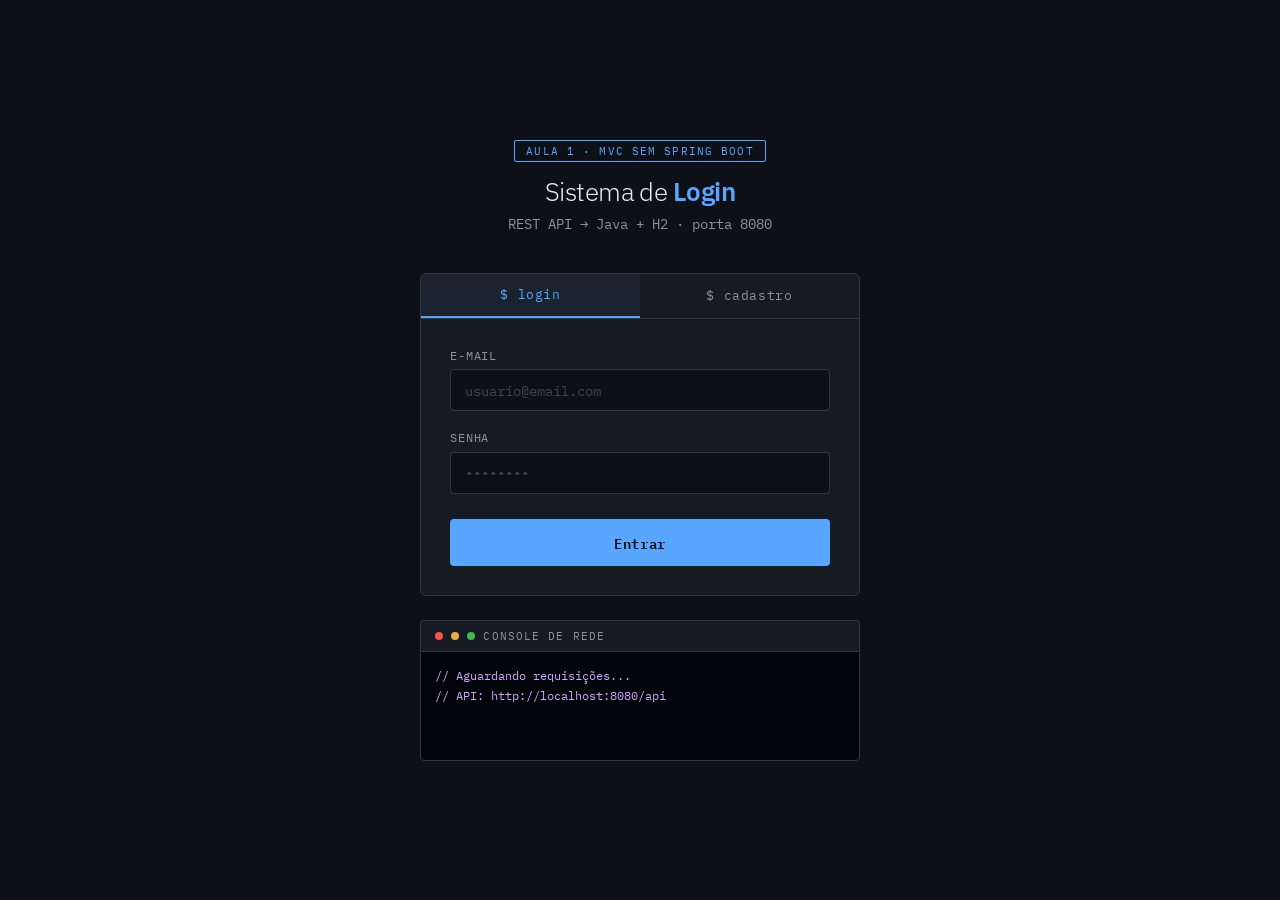
<file: RaphaelLeiteCampos/projeto-login/frontend/index.html>
<!DOCTYPE html>
<html lang="pt-BR">
<head>
  <meta charset="UTF-8" />
  <meta name="viewport" content="width=device-width, initial-scale=1.0" />
  <title>Sistema de Login — Aula MVC</title>
  <link rel="preconnect" href="https://fonts.googleapis.com" />
  <link href="https://fonts.googleapis.com/css2?family=IBM+Plex+Mono:wght@400;600&family=IBM+Plex+Sans:wght@300;400;600&display=swap" rel="stylesheet" />
  <style>
    :root {
      --bg:        #0d1117;
      --surface:   #161b22;
      --border:    #30363d;
      --accent:    #58a6ff;
      --accent2:   #3fb950;
      --danger:    #f85149;
      --text:      #e6edf3;
      --muted:     #8b949e;
      --mono:      'IBM Plex Mono', monospace;
      --sans:      'IBM Plex Sans', sans-serif;
    }

    * { margin: 0; padding: 0; box-sizing: border-box; }

    body {
      font-family: var(--sans);
      background: var(--bg);
      color: var(--text);
      min-height: 100vh;
      display: flex;
      flex-direction: column;
      align-items: center;
      justify-content: center;
      padding: 2rem;
    }

    /* ── Header ── */
    header {
      text-align: center;
      margin-bottom: 2.5rem;
      animation: fadeDown .6s ease both;
    }
    .badge {
      font-family: var(--mono);
      font-size: .7rem;
      color: var(--accent);
      border: 1px solid var(--accent);
      padding: .2rem .7rem;
      border-radius: 2px;
      letter-spacing: .1em;
      text-transform: uppercase;
      display: inline-block;
      margin-bottom: .8rem;
    }
    header h1 {
      font-size: 1.6rem;
      font-weight: 300;
      letter-spacing: -.02em;
    }
    header h1 span { color: var(--accent); font-weight: 600; }
    header p {
      color: var(--muted);
      font-size: .85rem;
      margin-top: .4rem;
      font-family: var(--mono);
    }

    /* ── Card ── */
    .card {
      background: var(--surface);
      border: 1px solid var(--border);
      border-radius: 6px;
      width: 100%;
      max-width: 440px;
      overflow: hidden;
      animation: fadeUp .6s .1s ease both;
    }

    /* ── Tabs ── */
    .tabs {
      display: flex;
      border-bottom: 1px solid var(--border);
    }
    .tab {
      flex: 1;
      padding: .8rem;
      background: none;
      border: none;
      cursor: pointer;
      font-family: var(--mono);
      font-size: .8rem;
      color: var(--muted);
      letter-spacing: .05em;
      transition: color .2s, background .2s;
    }
    .tab.active {
      color: var(--accent);
      background: rgba(88,166,255,.06);
      border-bottom: 2px solid var(--accent);
    }
    .tab:hover:not(.active) { color: var(--text); background: rgba(255,255,255,.03); }

    /* ── Forms ── */
    .form-panel { display: none; padding: 1.8rem; }
    .form-panel.active { display: block; }

    .field { margin-bottom: 1.2rem; }
    label {
      display: block;
      font-family: var(--mono);
      font-size: .72rem;
      color: var(--muted);
      letter-spacing: .08em;
      text-transform: uppercase;
      margin-bottom: .4rem;
    }
    input {
      width: 100%;
      background: var(--bg);
      border: 1px solid var(--border);
      border-radius: 4px;
      padding: .65rem .9rem;
      color: var(--text);
      font-family: var(--mono);
      font-size: .9rem;
      transition: border-color .2s, box-shadow .2s;
      outline: none;
    }
    input:focus {
      border-color: var(--accent);
      box-shadow: 0 0 0 3px rgba(88,166,255,.15);
    }
    input::placeholder { color: #3c444d; }

    button[type="submit"] {
      width: 100%;
      padding: .75rem;
      margin-top: .4rem;
      background: var(--accent);
      color: #0d1117;
      border: none;
      border-radius: 4px;
      font-family: var(--mono);
      font-size: .85rem;
      font-weight: 600;
      letter-spacing: .05em;
      cursor: pointer;
      transition: opacity .2s, transform .1s;
    }
    button[type="submit"]:hover { opacity: .88; }
    button[type="submit"]:active { transform: scale(.98); }
    button[type="submit"]:disabled { opacity: .4; cursor: not-allowed; }

    /* ── Alert ── */
    .alert {
      display: none;
      margin-top: 1rem;
      padding: .8rem 1rem;
      border-radius: 4px;
      font-family: var(--mono);
      font-size: .8rem;
      line-height: 1.5;
    }
    .alert.success { background: rgba(63,185,80,.1); border: 1px solid var(--accent2); color: var(--accent2); }
    .alert.error   { background: rgba(248,81,73,.1);  border: 1px solid var(--danger);  color: var(--danger); }

    /* ── Console ── */
    .console-wrap {
      width: 100%;
      max-width: 440px;
      margin-top: 1.5rem;
      animation: fadeUp .6s .2s ease both;
    }
    .console-title {
      font-family: var(--mono);
      font-size: .7rem;
      color: var(--muted);
      letter-spacing: .1em;
      text-transform: uppercase;
      padding: .5rem .9rem;
      background: var(--surface);
      border: 1px solid var(--border);
      border-bottom: none;
      border-radius: 4px 4px 0 0;
      display: flex;
      align-items: center;
      gap: .5rem;
    }
    .dot { width: 8px; height: 8px; border-radius: 50%; }
    .dot-r { background: #f85149; } .dot-y { background: #e3b341; } .dot-g { background: #3fb950; }
    #console {
      background: #010409;
      border: 1px solid var(--border);
      border-radius: 0 0 4px 4px;
      padding: .9rem;
      font-family: var(--mono);
      font-size: .78rem;
      color: #8b949e;
      min-height: 110px;
      max-height: 200px;
      overflow-y: auto;
      line-height: 1.6;
    }
    .log-req  { color: var(--accent); }
    .log-ok   { color: var(--accent2); }
    .log-err  { color: var(--danger); }
    .log-info { color: #d2a8ff; }

    /* ── Animations ── */
    @keyframes fadeDown {
      from { opacity: 0; transform: translateY(-16px); }
      to   { opacity: 1; transform: translateY(0); }
    }
    @keyframes fadeUp {
      from { opacity: 0; transform: translateY(16px); }
      to   { opacity: 1; transform: translateY(0); }
    }
    .spin {
      display: inline-block;
      animation: spin .8s linear infinite;
    }
    @keyframes spin { to { transform: rotate(360deg); } }
  </style>
</head>
<body>

  <header>
    <div class="badge">Aula 1 · MVC sem Spring Boot</div>
    <h1>Sistema de <span>Login</span></h1>
    <p>REST API → Java + H2 · porta 8080</p>
  </header>

  <div class="card">
    <div class="tabs">
      <button class="tab active" onclick="trocarTab('login')">$ login</button>
      <button class="tab"        onclick="trocarTab('cadastro')">$ cadastro</button>
    </div>

    <!-- Login -->
    <div id="panel-login" class="form-panel active">
      <div class="field">
        <label>E-mail</label>
        <input type="email" id="l-email" placeholder="usuario@email.com" />
      </div>
      <div class="field">
        <label>Senha</label>
        <input type="password" id="l-senha" placeholder="••••••••" />
      </div>
      <button type="submit" id="btn-login" onclick="fazerLogin()">Entrar</button>
      <div id="alert-login" class="alert"></div>
    </div>

    <!-- Cadastro -->
    <div id="panel-cadastro" class="form-panel">
      <div class="field">
        <label>Nome completo</label>
        <input type="text" id="c-nome" placeholder="Seu nome" />
      </div>
      <div class="field">
        <label>E-mail</label>
        <input type="email" id="c-email" placeholder="usuario@email.com" />
      </div>
      <div class="field">
        <label>Senha (mín. 6 caracteres)</label>
        <input type="password" id="c-senha" placeholder="••••••••" />
      </div>
      <button type="submit" id="btn-cadastro" onclick="fazerCadastro()">Criar conta</button>
      <div id="alert-cadastro" class="alert"></div>
    </div>
  </div>

  <!-- Console de requisições -->
  <div class="console-wrap">
    <div class="console-title">
      <span class="dot dot-r"></span>
      <span class="dot dot-y"></span>
      <span class="dot dot-g"></span>
      console de rede
    </div>
    <div id="console">
      <span class="log-info">// Aguardando requisições...</span><br/>
      <span class="log-info">// API: http://localhost:8080/api</span><br/>
    </div>
  </div>

  <script>
    const API = 'http://localhost:8080/api';

    // ── Alternância de abas ──
    function trocarTab(aba) {
      document.querySelectorAll('.tab').forEach((t, i) => {
        t.classList.toggle('active', ['login','cadastro'][i] === aba);
      });
      document.getElementById('panel-login').classList.toggle('active', aba === 'login');
      document.getElementById('panel-cadastro').classList.toggle('active', aba === 'cadastro');
    }

    // ── Exibe alerta ──
    function mostrarAlerta(id, tipo, msg) {
      const el = document.getElementById(id);
      el.className = 'alert ' + tipo;
      el.textContent = msg;
      el.style.display = 'block';
    }

    // ── Log no console ──
    function log(tipo, texto) {
      const c = document.getElementById('console');
      const span = document.createElement('span');
      span.className = 'log-' + tipo;
      span.textContent = texto;
      c.appendChild(span);
      c.appendChild(document.createElement('br'));
      c.scrollTop = c.scrollHeight;
    }

    // ── Login ──
    async function fazerLogin() {
      const email = document.getElementById('l-email').value.trim();
      const senha = document.getElementById('l-senha').value;
      const btn   = document.getElementById('btn-login');
      const alerta = 'alert-login';

      if (!email || !senha) {
        mostrarAlerta(alerta, 'error', '⚠ Preencha todos os campos.');
        return;
      }

      btn.disabled = true;
      btn.innerHTML = '<span class="spin">⟳</span> Verificando...';

      const payload = { email, senha };
      log('req', `→ POST /api/login  ${JSON.stringify(payload)}`);

      try {
        const res  = await fetch(`${API}/login`, {
          method: 'POST',
          headers: { 'Content-Type': 'application/json' },
          body: JSON.stringify(payload)
        });
        const data = await res.json();

        log('info', `← HTTP ${res.status}`);
        log(data.sucesso ? 'ok' : 'err', `   ${JSON.stringify(data)}`);

        if (data.sucesso) {
          mostrarAlerta(alerta, 'success', `✓ Bem-vindo, ${data.nomeUsuario}!\nToken: ${data.token.substring(0,16)}...`);
        } else {
          mostrarAlerta(alerta, 'error', '✗ ' + data.mensagem);
        }
      } catch (e) {
        log('err', `✗ Erro de conexão: ${e.message}`);
        mostrarAlerta(alerta, 'error', '✗ Não foi possível conectar ao servidor.\nVerifique se o Java está rodando na porta 8080.');
      } finally {
        btn.disabled = false;
        btn.textContent = 'Entrar';
      }
    }

    // ── Cadastro ──
    async function fazerCadastro() {
      const nome  = document.getElementById('c-nome').value.trim();
      const email = document.getElementById('c-email').value.trim();
      const senha = document.getElementById('c-senha').value;
      const btn   = document.getElementById('btn-cadastro');
      const alerta = 'alert-cadastro';

      if (!nome || !email || !senha) {
        mostrarAlerta(alerta, 'error', '⚠ Preencha todos os campos.');
        return;
      }

      btn.disabled = true;
      btn.innerHTML = '<span class="spin">⟳</span> Criando conta...';

      const payload = { nome, email, senha };
      log('req', `→ POST /api/cadastro  ${JSON.stringify({nome, email, senha: '***'})}`);

      try {
        const res  = await fetch(`${API}/cadastro`, {
          method: 'POST',
          headers: { 'Content-Type': 'application/json' },
          body: JSON.stringify(payload)
        });
        const data = await res.json();

        log('info', `← HTTP ${res.status}`);
        log(data.sucesso ? 'ok' : 'err', `   ${JSON.stringify(data)}`);

        if (data.sucesso) {
          mostrarAlerta(alerta, 'success', `✓ Conta criada, ${data.nomeUsuario}!\nAgora faça login na aba ao lado.`);
        } else {
          mostrarAlerta(alerta, 'error', '✗ ' + data.mensagem);
        }
      } catch (e) {
        log('err', `✗ Erro de conexão: ${e.message}`);
        mostrarAlerta(alerta, 'error', '✗ Não foi possível conectar ao servidor.');
      } finally {
        btn.disabled = false;
        btn.textContent = 'Criar conta';
      }
    }

    // Enter para submeter
    document.addEventListener('keydown', e => {
      if (e.key !== 'Enter') return;
      const active = document.querySelector('.form-panel.active').id;
      if (active === 'panel-login')    fazerLogin();
      if (active === 'panel-cadastro') fazerCadastro();
    });
  </script>
</body>
</html>
</file>
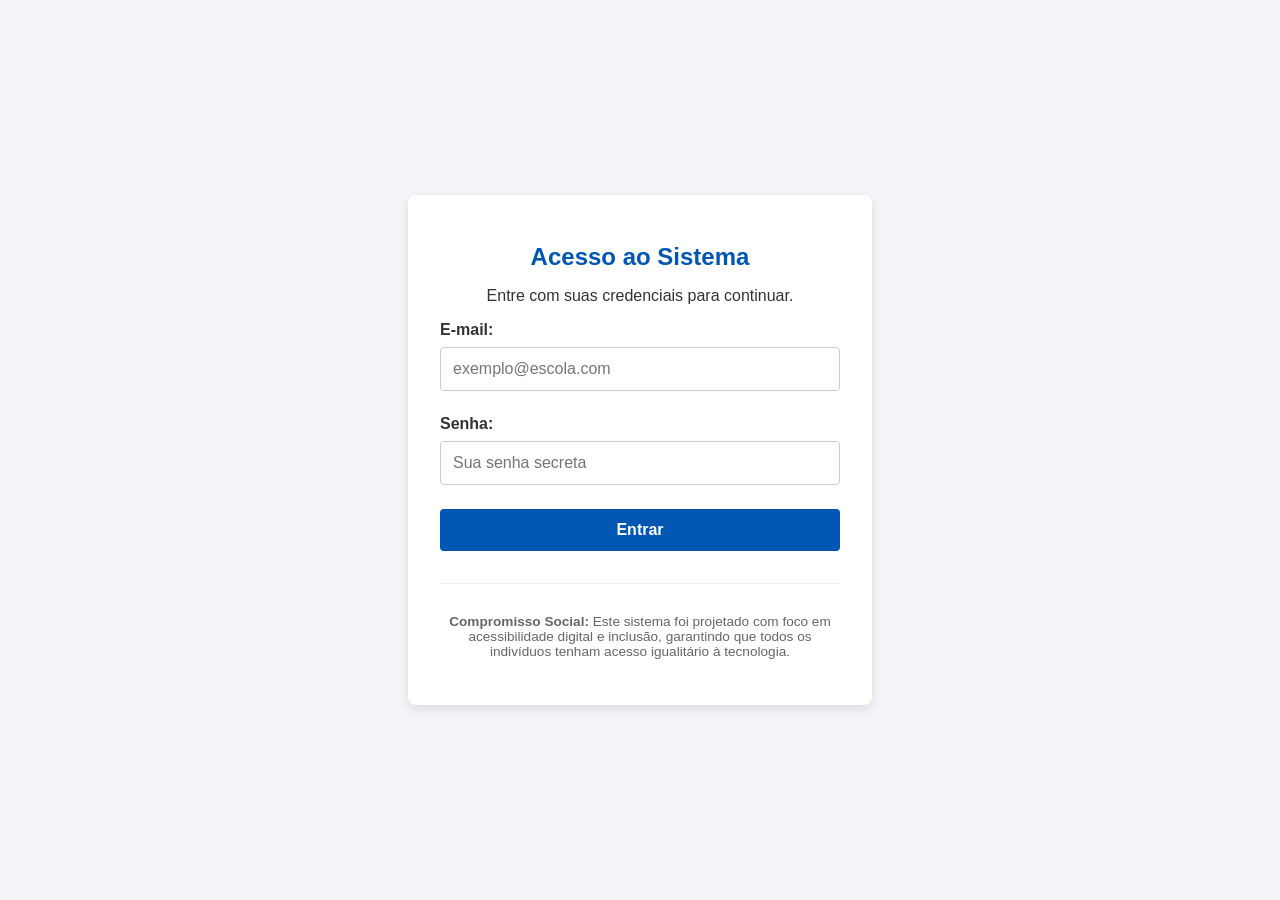
<file: RaphaelLeiteCampos/login-mvc-java/src/main/webapp/index.html>
<!DOCTYPE html>
<html lang="pt-BR">
<head>
    <meta charset="UTF-8">
    <meta name="viewport" content="width=device-width, initial-scale=1.0">
    <title>Sistema de Login - Aula MVC</title>
    <link rel="stylesheet" href="css/style.css">
</head>
<body>
    <main class="login-container">
        <header>
            <h1>Acesso ao Sistema</h1>
            <p>Entre com suas credenciais para continuar.</p>
        </header>

        <!-- Formulário de Login (View) -->
        <form id="loginForm" aria-labelledby="login-title">
            <div class="form-group">
                <label for="email">E-mail:</label>
                <input type="email" id="email" name="email" required 
                       placeholder="exemplo@escola.com" aria-required="true">
            </div>

            <div class="form-group">
                <label for="senha">Senha:</label>
                <input type="password" id="senha" name="senha" required 
                       placeholder="Sua senha secreta" aria-required="true">
            </div>

            <button type="submit" id="loginBtn">Entrar</button>
        </form>

        <div id="mensagem" class="mensagem-alerta" aria-live="polite"></div>

        <footer class="social-impact">
            <p><strong>Compromisso Social:</strong> Este sistema foi projetado com foco em acessibilidade digital e inclusão, garantindo que todos os indivíduos tenham acesso igualitário à tecnologia.</p>
        </footer>
    </main>

    <script src="js/app.js"></script>
</body>
</html>
</file>
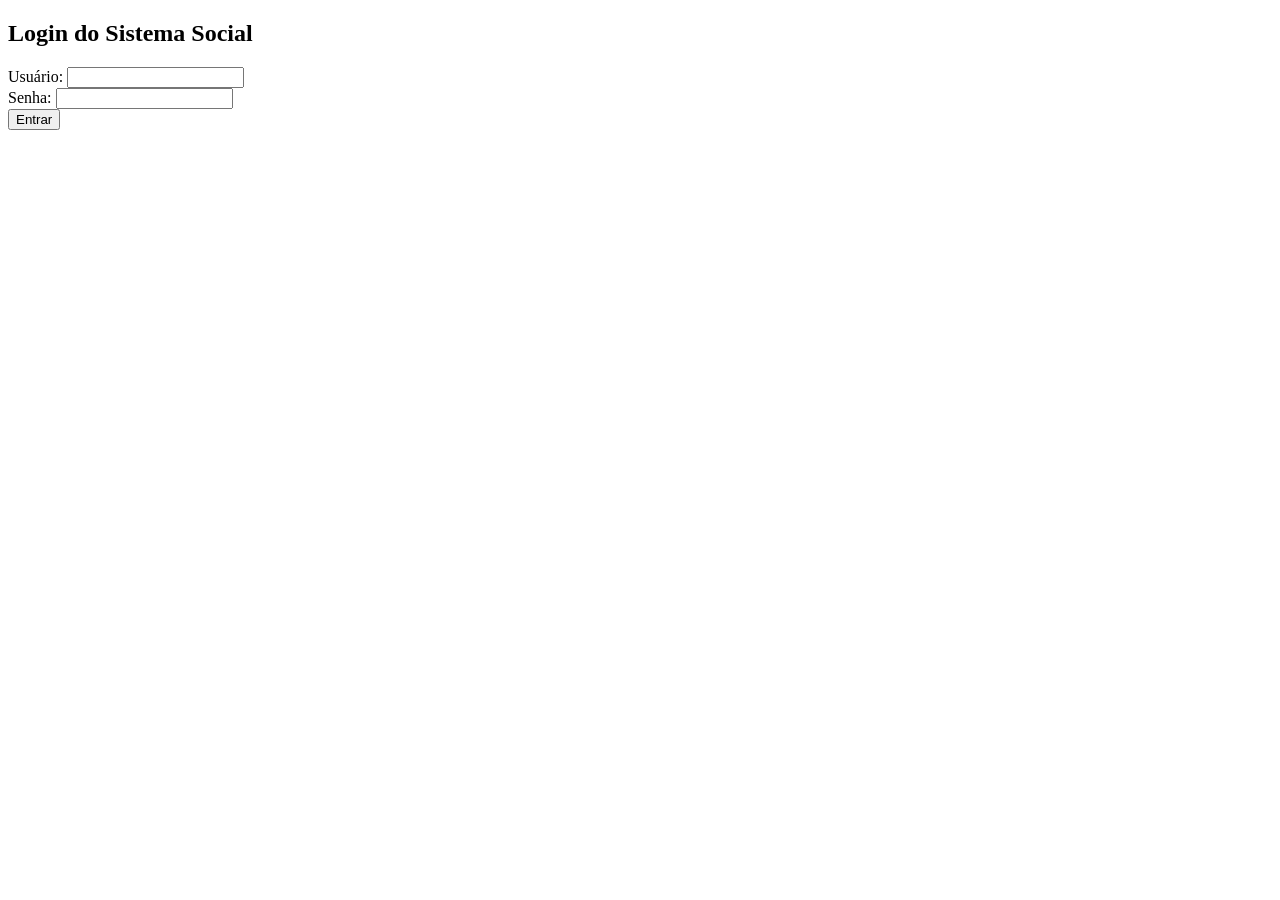
<file: RaphaelLeiteCampos/sistema-login/src/main/resources/index.html>
<!DOCTYPE html>
<html lang="pt-br">
<body>
    <h2>Login do Sistema Social</h2>
    <form id="loginForm">
        <label for="user">Usuário:</label>
        <input type="text" id="user" required aria-label="Digite seu usuário">
        <br>
        <label for="pass">Senha:</label>
        <input type="password" id="pass" required aria-label="Digite sua senha">
        <br>
        <button type="submit">Entrar</button>
    </form>
    <p id="msg"></p>

    <script>
        document.getElementById('loginForm').onsubmit = async (e) => {
            e.preventDefault();
            const resp = await fetch('/login', {
                method: 'POST',
                headers: {'Content-Type': 'application/json'},
                body: JSON.stringify({
                    login: document.getElementById('user').value,
                    senha: document.getElementById('pass').value
                })
            });
            const result = await resp.json();
            document.getElementById('msg').innerText = result.status;
        };
    </script>
</body>
</html>
</file>
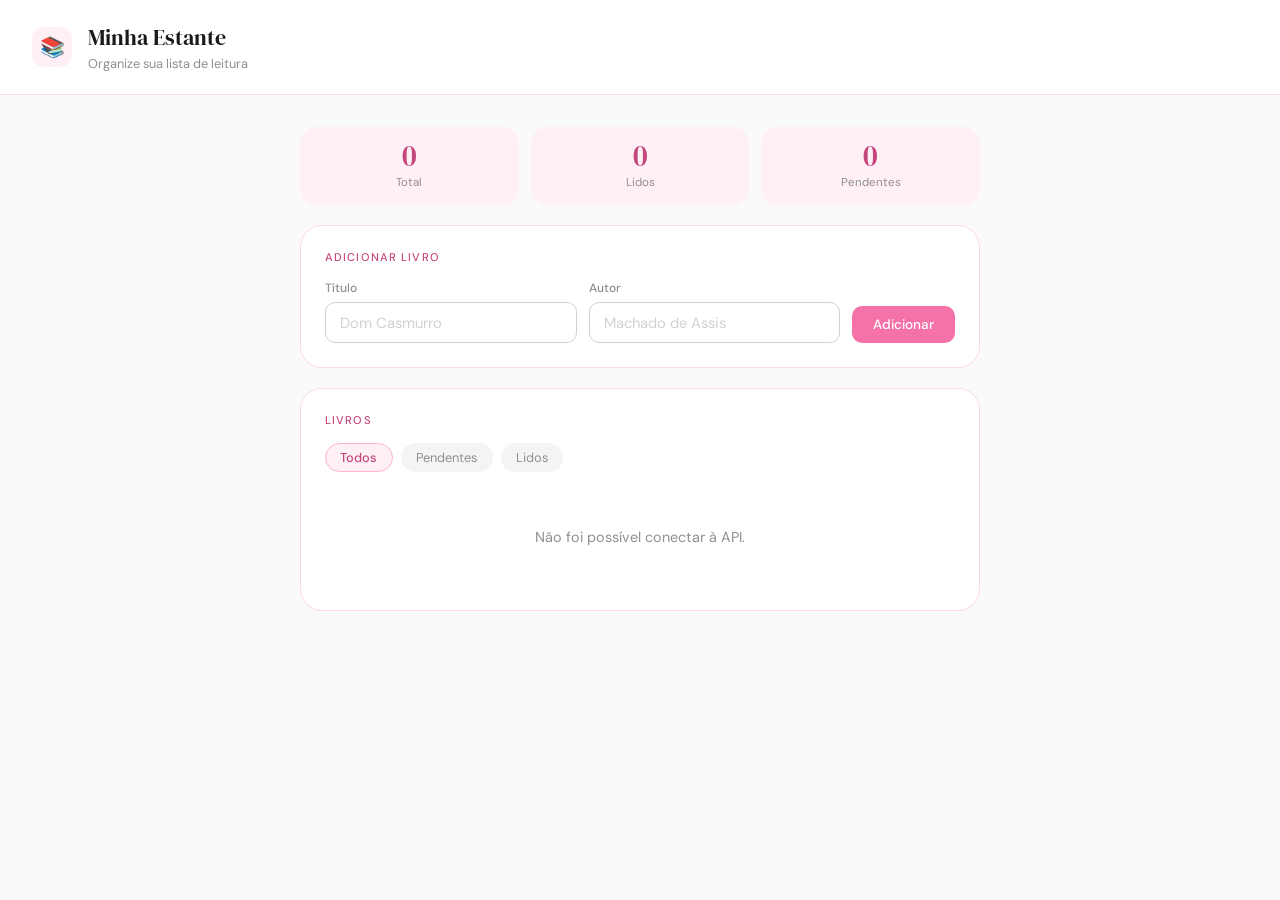
<file: Dafni-Rosa/Aula-06/src/main/recursos/static/index.html>
<!DOCTYPE html>
<html lang="pt-BR">
<head>
  <meta charset="UTF-8" />
  <meta name="viewport" content="width=device-width, initial-scale=1.0" />
  <title>Gerenciador de Livros</title>
  <link href="https://fonts.googleapis.com/css2?family=DM+Sans:wght@300;400;500&family=DM+Serif+Display:ital@0;1&display=swap" rel="stylesheet" />
  <style>
    *, *::before, *::after { box-sizing: border-box; margin: 0; padding: 0; }
    :root {
      --pink-50:  #fff0f5;
      --pink-100: #ffd6e7;
      --pink-200: #ffb3d0;
      --pink-400: #f472a8;
      --pink-600: #c4477e;
      --white:    #ffffff;
      --gray-50:  #fafafa;
      --gray-100: #f4f4f4;
      --gray-300: #d1d1d1;
      --gray-500: #8f8f8f;
      --gray-700: #444;
      --ink:      #1a1a1a;
      --radius-sm: 10px;
      --radius-md: 16px;
      --radius-lg: 22px;
    }
    body { background: var(--gray-50); font-family: 'DM Sans', sans-serif; color: var(--ink); min-height: 100vh; }
    header { background: var(--white); border-bottom: 1px solid var(--pink-100); padding: 1.4rem 2rem; display: flex; align-items: center; gap: 1rem; }
    .header-icon { width: 40px; height: 40px; background: var(--pink-50); border-radius: 12px; display: flex; align-items: center; justify-content: center; font-size: 20px; }
    header h1 { font-family: 'DM Serif Display', serif; font-size: 1.4rem; font-weight: 400; color: var(--ink); }
    header p { font-size: .8rem; color: var(--gray-500); margin-top: .1rem; }
    main { max-width: 720px; margin: 2rem auto; padding: 0 1.25rem; display: flex; flex-direction: column; gap: 1.25rem; }
    .card { background: var(--white); border: 1px solid var(--pink-100); border-radius: var(--radius-lg); padding: 1.5rem; }
    .card-title { font-size: .7rem; font-weight: 500; letter-spacing: .1em; text-transform: uppercase; color: var(--pink-600); margin-bottom: 1rem; }
    .form-row { display: flex; gap: .75rem; flex-wrap: wrap; }
    .form-group { display: flex; flex-direction: column; gap: .4rem; flex: 1; min-width: 150px; }
    label { font-size: .75rem; font-weight: 500; color: var(--gray-500); }
    input[type="text"] { border: 1px solid var(--gray-300); border-radius: var(--radius-sm); padding: .6rem .9rem; font-family: 'DM Sans', sans-serif; font-size: .92rem; color: var(--ink); background: var(--white); transition: border-color .2s, box-shadow .2s; width: 100%; }
    input[type="text"]:focus { outline: none; border-color: var(--pink-400); box-shadow: 0 0 0 3px var(--pink-50); }
    input[type="text"]::placeholder { color: var(--gray-300); }
    .btn-add { background: var(--pink-400); color: var(--white); border: none; border-radius: var(--radius-sm); padding: .65rem 1.3rem; font-family: 'DM Sans', sans-serif; font-size: .85rem; font-weight: 500; cursor: pointer; transition: background .2s, transform .1s; align-self: flex-end; white-space: nowrap; }
    .btn-add:hover { background: var(--pink-600); }
    .btn-add:active { transform: scale(.97); }
    .erro { font-size: .8rem; color: #c0392b; margin-top: .6rem; display: none; }
    .stats { display: flex; gap: .75rem; }
    .stat { flex: 1; background: var(--pink-50); border-radius: var(--radius-md); padding: .9rem 1rem; text-align: center; }
    .stat-num { font-family: 'DM Serif Display', serif; font-size: 1.8rem; color: var(--pink-600); line-height: 1; }
    .stat-label { font-size: .72rem; color: var(--gray-500); margin-top: .3rem; }
    .filtros { display: flex; gap: .5rem; margin-bottom: 1rem; flex-wrap: wrap; }
    .filtro-btn { background: var(--gray-100); border: 1px solid transparent; border-radius: 20px; padding: .3rem .9rem; font-size: .8rem; font-family: 'DM Sans', sans-serif; color: var(--gray-500); cursor: pointer; transition: all .2s; }
    .filtro-btn.ativo { background: var(--pink-50); border-color: var(--pink-200); color: var(--pink-600); font-weight: 500; }
    .filtro-btn:hover:not(.ativo) { background: var(--gray-100); border-color: var(--gray-300); color: var(--gray-700); }
    #lista-livros { list-style: none; }
    .livro-item { display: flex; align-items: center; gap: .9rem; padding: .85rem 0; border-bottom: 1px solid var(--gray-100); animation: fadeIn .25s ease; }
    .livro-item:last-child { border-bottom: none; }
    @keyframes fadeIn { from { opacity: 0; transform: translateY(5px); } to { opacity: 1; transform: translateY(0); } }
    .livro-dot { width: 8px; height: 8px; border-radius: 50%; background: var(--pink-200); flex-shrink: 0; }
    .livro-item.lido .livro-dot { background: #b8e0b8; }
    .livro-info { flex: 1; min-width: 0; }
    .livro-titulo { font-size: .95rem; font-weight: 500; white-space: nowrap; overflow: hidden; text-overflow: ellipsis; }
    .livro-item.lido .livro-titulo { text-decoration: line-through; color: var(--gray-500); font-weight: 400; }
    .livro-autor { font-size: .78rem; color: var(--gray-500); margin-top: .1rem; }
    .badge { padding: .2rem .65rem; border-radius: 20px; font-size: .7rem; font-weight: 500; flex-shrink: 0; }
    .badge-pendente { background: var(--pink-50); color: var(--pink-600); }
    .badge-lido { background: #eaf5ea; color: #3a7d3a; }
    .btn-lido { background: transparent; border: 1px solid var(--gray-300); border-radius: var(--radius-sm); padding: .28rem .7rem; font-size: .75rem; font-family: 'DM Sans', sans-serif; color: var(--gray-500); cursor: pointer; transition: all .2s; flex-shrink: 0; }
    .btn-lido:hover { background: #eaf5ea; border-color: #b8e0b8; color: #3a7d3a; }
    .livro-item.lido .btn-lido { display: none; }
    .estado-vazio { text-align: center; padding: 2.5rem 0; color: var(--gray-500); font-size: .9rem; }
    #toast { position: fixed; bottom: 1.5rem; right: 1.5rem; background: var(--ink); color: #fff; padding: .65rem 1.1rem; border-radius: var(--radius-sm); font-size: .84rem; font-family: 'DM Sans', sans-serif; transform: translateY(60px); opacity: 0; transition: all .3s ease; pointer-events: none; z-index: 999; }
    #toast.show { transform: translateY(0); opacity: 1; }
  </style>
</head>
<body>
<header>
  <div class="header-icon">📚</div>
  <div>
    <h1>Minha Estante</h1>
    <p>Organize sua lista de leitura</p>
  </div>
</header>
<main>
  <div class="stats">
    <div class="stat"><div class="stat-num" id="stat-total">0</div><div class="stat-label">Total</div></div>
    <div class="stat"><div class="stat-num" id="stat-lidos">0</div><div class="stat-label">Lidos</div></div>
    <div class="stat"><div class="stat-num" id="stat-pendentes">0</div><div class="stat-label">Pendentes</div></div>
  </div>
  <div class="card">
    <div class="card-title">Adicionar livro</div>
    <div class="form-row">
      <div class="form-group">
        <label for="titulo">Título</label>
        <input type="text" id="titulo" placeholder="Dom Casmurro" maxlength="255" />
      </div>
      <div class="form-group">
        <label for="autor">Autor</label>
        <input type="text" id="autor" placeholder="Machado de Assis" maxlength="255" />
      </div>
      <button class="btn-add" onclick="adicionarLivro()">Adicionar</button>
    </div>
    <p class="erro" id="erro-form"></p>
  </div>
  <div class="card">
    <div class="card-title">Livros</div>
    <div class="filtros">
      <button class="filtro-btn ativo" onclick="setFiltro('todos', this)">Todos</button>
      <button class="filtro-btn" onclick="setFiltro('pendentes', this)">Pendentes</button>
      <button class="filtro-btn" onclick="setFiltro('lidos', this)">Lidos</button>
    </div>
    <ul id="lista-livros"></ul>
  </div>
</main>
<div id="toast"></div>
<script>
  const API = 'http://localhost:8080/api/livros';
  let todosLivros = [], filtroAtivo = 'todos';

  async function carregarLivros() {
    try {
      const res = await fetch(API);
      if (!res.ok) throw new Error();
      todosLivros = await res.json();
      renderizarLista();
    } catch {
      document.getElementById('lista-livros').innerHTML = '<li class="estado-vazio">Não foi possível conectar à API.</li>';
    }
  }

  function renderizarLista() {
    const ul = document.getElementById('lista-livros');
    const livros = todosLivros.filter(l => filtroAtivo === 'lidos' ? l.lido : filtroAtivo === 'pendentes' ? !l.lido : true);
    document.getElementById('stat-total').textContent = todosLivros.length;
    document.getElementById('stat-lidos').textContent = todosLivros.filter(l => l.lido).length;
    document.getElementById('stat-pendentes').textContent = todosLivros.filter(l => !l.lido).length;
    if (livros.length === 0) { ul.innerHTML = '<li class="estado-vazio">Nenhum livro aqui ainda.</li>'; return; }
    ul.innerHTML = '';
    livros.forEach(l => {
      const li = document.createElement('li');
      li.className = 'livro-item' + (l.lido ? ' lido' : '');
      li.innerHTML = `<div class="livro-dot"></div><div class="livro-info"><div class="livro-titulo">${esc(l.titulo)}</div><div class="livro-autor">${esc(l.autor)}</div></div><span class="badge ${l.lido ? 'badge-lido' : 'badge-pendente'}">${l.lido ? 'Lido' : 'Pendente'}</span><button class="btn-lido" onclick="marcarLido(${l.id})">Marcar lido</button>`;
      ul.appendChild(li);
    });
  }

  async function adicionarLivro() {
    const titulo = document.getElementById('titulo').value.trim();
    const autor  = document.getElementById('autor').value.trim();
    const erroEl = document.getElementById('erro-form');
    erroEl.style.display = 'none';
    if (!titulo || !autor) { erroEl.textContent = 'Preencha o título e o autor.'; erroEl.style.display = 'block'; return; }
    try {
      const res = await fetch(API, { method: 'POST', headers: { 'Content-Type': 'application/json' }, body: JSON.stringify({ titulo, autor }) });
      if (!res.ok) { const d = await res.json(); erroEl.textContent = d.mensagem || 'Erro ao adicionar.'; erroEl.style.display = 'block'; return; }
      document.getElementById('titulo').value = '';
      document.getElementById('autor').value  = '';
      await carregarLivros();
      toast('Livro adicionado!');
    } catch { erroEl.textContent = 'Erro de conexão com a API.'; erroEl.style.display = 'block'; }
  }

  async function marcarLido(id) {
    try { await fetch(`${API}/${id}`, { method: 'PUT' }); await carregarLivros(); toast('Marcado como lido!'); }
    catch { toast('Erro ao atualizar.'); }
  }

  function setFiltro(f, btn) {
    filtroAtivo = f;
    document.querySelectorAll('.filtro-btn').forEach(b => b.classList.remove('ativo'));
    btn.classList.add('ativo');
    renderizarLista();
  }

  function toast(msg) {
    const t = document.getElementById('toast');
    t.textContent = msg;
    t.classList.add('show');
    setTimeout(() => t.classList.remove('show'), 2500);
  }

  function esc(s) { return s.replace(/&/g,'&amp;').replace(/</g,'&lt;').replace(/>/g,'&gt;').replace(/"/g,'&quot;').replace(/'/g,'&#39;'); }

  document.addEventListener('DOMContentLoaded', () => {
    document.getElementById('autor').addEventListener('keydown', e => { if (e.key === 'Enter') adicionarLivro(); });
    carregarLivros();
  });
</script>
</body>
</html>
</file>
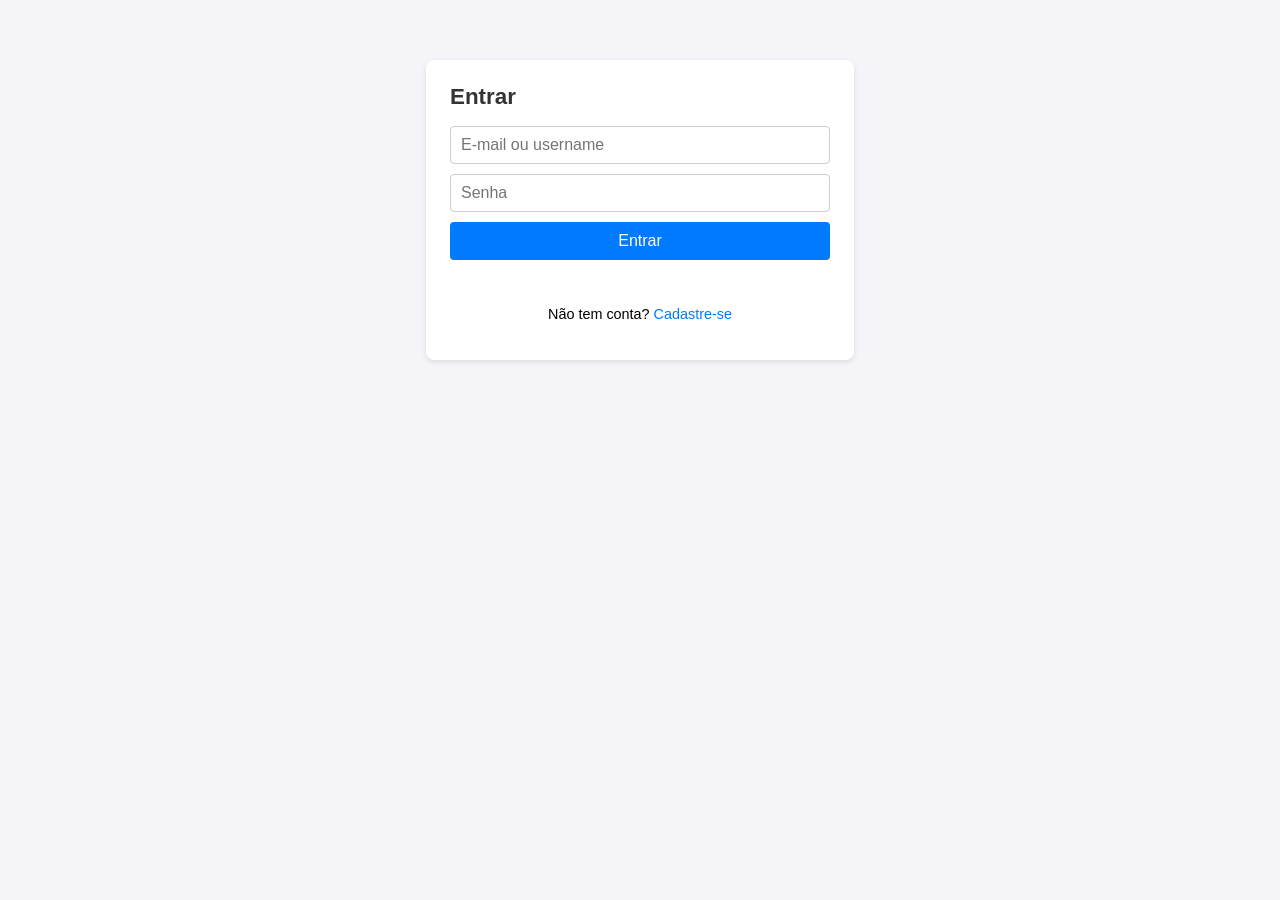
<file: gerenciador-tarefas/src/main/recursos/static/login.html>
<!DOCTYPE html>
<html lang="pt-br">
<head>
    <meta charset="UTF-8">
    <meta name="viewport" content="width=device-width, initial-scale=1.0">
    <title>Login — Gerenciador de Tarefas</title>
    <style>
        body { font-family: sans-serif; margin: 20px; background: #f4f4f9; }
        .card { max-width: 380px; margin: 60px auto; background: #fff; padding: 24px;
                border-radius: 8px; box-shadow: 0 2px 5px rgba(0,0,0,0.1); }
        h1 { margin: 0 0 16px; color: #333; font-size: 1.4em; }
        form { display: flex; flex-direction: column; gap: 10px; }
        input { padding: 9px 10px; border: 1px solid #ccc; border-radius: 4px; font-size: 1em; }
        button { padding: 10px; background: #007bff; color: #fff; border: none;
                 border-radius: 4px; font-size: 1em; cursor: pointer; }
        button:hover { background: #0056b3; }
        .erro { color: red; font-size: 0.9em; min-height: 1.2em; }
        .alt  { margin-top: 12px; text-align: center; font-size: 0.9em; }
        .alt a { color: #007bff; cursor: pointer; }
        .hidden { display: none; }
    </style>
</head>
<body>

<div class="card" id="card-login">
    <h1>Entrar</h1>
    <form onsubmit="entrar(event)">
        <input type="text" id="login" placeholder="E-mail ou username" required autocomplete="username">
        <input type="password" id="senha" placeholder="Senha" required autocomplete="current-password">
        <button type="submit">Entrar</button>
    </form>
    <p class="erro" id="erro-login"></p>
    <p class="alt">Não tem conta? <a onclick="mostrar('card-registro')">Cadastre-se</a></p>
</div>

<div class="card hidden" id="card-mfa">
    <h1>Código de verificação</h1>
    <p style="font-size:0.9em;color:#666">Abra seu Google Authenticator e digite o código de 6 dígitos.</p>
    <form onsubmit="verificarMfa(event)">
        <input type="text" id="codigo" placeholder="000000" maxlength="6" pattern="\d{6}" required autocomplete="one-time-code">
        <button type="submit">Verificar</button>
    </form>
    <p class="erro" id="erro-mfa"></p>
</div>

<div class="card hidden" id="card-registro">
    <h1>Criar conta</h1>
    <form onsubmit="registrar(event)">
        <input type="email" id="reg-email" placeholder="E-mail" required>
        <input type="text"  id="reg-username" placeholder="Username" required minlength="3" maxlength="60">
        <input type="password" id="reg-senha" placeholder="Senha (≥ 8 chars, letras e números)" required minlength="8">
        <button type="submit">Cadastrar</button>
    </form>
    <p class="erro" id="erro-registro"></p>
    <p class="alt"><a onclick="mostrar('card-login')">← Voltar ao login</a></p>
</div>

<script>
    let mfaToken = null;

    function mostrar(id) {
        ['card-login','card-mfa','card-registro'].forEach(c =>
            document.getElementById(c).classList.toggle('hidden', c !== id));
    }

    async function entrar(e) {
        e.preventDefault();
        const erro = document.getElementById('erro-login');
        erro.textContent = '';
        const body = {
            login: document.getElementById('login').value.trim(),
            senha: document.getElementById('senha').value
        };
        try {
            const r = await fetch('/auth/login', {
                method: 'POST',
                headers: {'Content-Type':'application/json'},
                credentials: 'include',
                body: JSON.stringify(body)
            });
            const data = await r.json();
            if (!r.ok) { erro.textContent = data.mensagem || 'Erro'; return; }
            if (data.status === 'mfa_requerido') {
                mfaToken = data.mfaToken;
                mostrar('card-mfa');
                document.getElementById('codigo').focus();
            } else {
                sessionStorage.setItem('csrfToken', data.csrfToken);
                window.location.href = '/';
            }
        } catch (err) { erro.textContent = 'Erro de conexão'; }
    }

    async function verificarMfa(e) {
        e.preventDefault();
        const erro = document.getElementById('erro-mfa');
        erro.textContent = '';
        try {
            const r = await fetch('/auth/mfa/verify', {
                method: 'POST',
                headers: {'Content-Type':'application/json'},
                credentials: 'include',
                body: JSON.stringify({ mfaToken, codigo: document.getElementById('codigo').value })
            });
            const data = await r.json();
            if (!r.ok) { erro.textContent = data.mensagem || 'Código inválido'; return; }
            sessionStorage.setItem('csrfToken', data.csrfToken);
            window.location.href = '/';
        } catch (err) { erro.textContent = 'Erro de conexão'; }
    }

    async function registrar(e) {
        e.preventDefault();
        const erro = document.getElementById('erro-registro');
        erro.textContent = '';
        const body = {
            email:    document.getElementById('reg-email').value.trim(),
            username: document.getElementById('reg-username').value.trim(),
            senha:    document.getElementById('reg-senha').value
        };
        try {
            const r = await fetch('/auth/register', {
                method: 'POST',
                headers: {'Content-Type':'application/json'},
                body: JSON.stringify(body)
            });
            const data = await r.json();
            if (!r.ok) { erro.textContent = data.mensagem || 'Erro ao cadastrar'; return; }
            // Cadastro OK — faz login direto preenchendo os campos
            document.getElementById('login').value = body.email;
            document.getElementById('senha').value = body.senha;
            mostrar('card-login');
            entrar(new Event('submit'));
        } catch (err) { erro.textContent = 'Erro de conexão'; }
    }
</script>

</body>
</html>
</file>
<file: RaphaelLeiteCampos/login-mvc-java/src/main/webapp/css/style.css>
/* Estilos básicos com foco em acessibilidade e contraste */
:root {
    --primary-color: #0056b3;
    --error-color: #d32f2f;
    --success-color: #388e3c;
    --text-color: #333;
    --bg-color: #f4f4f9;
}

body {
    font-family: 'Segoe UI', Tahoma, Geneva, Verdana, sans-serif;
    background-color: var(--bg-color);
    color: var(--text-color);
    display: flex;
    justify-content: center;
    align-items: center;
    height: 100vh;
    margin: 0;
}

.login-container {
    background-color: #fff;
    padding: 2rem;
    border-radius: 8px;
    box-shadow: 0 4px 12px rgba(0, 0, 0, 0.1);
    width: 100%;
    max-width: 400px;
    text-align: center;
}

h1 {
    font-size: 1.5rem;
    margin-bottom: 1rem;
    color: var(--primary-color);
}

.form-group {
    margin-bottom: 1.5rem;
    text-align: left;
}

label {
    display: block;
    margin-bottom: 0.5rem;
    font-weight: bold;
}

input {
    width: 100%;
    padding: 0.75rem;
    border: 1px solid #ccc;
    border-radius: 4px;
    box-sizing: border-box;
    font-size: 1rem;
}

input:focus {
    outline: 2px solid var(--primary-color);
    border-color: var(--primary-color);
}

button {
    width: 100%;
    padding: 0.75rem;
    background-color: var(--primary-color);
    color: white;
    border: none;
    border-radius: 4px;
    font-size: 1rem;
    font-weight: bold;
    cursor: pointer;
    transition: background-color 0.3s;
}

button:hover {
    background-color: #004494;
}

.mensagem-alerta {
    margin-top: 1rem;
    padding: 0.75rem;
    border-radius: 4px;
    display: none;
}

.mensagem-alerta.sucesso {
    display: block;
    background-color: #e8f5e9;
    color: var(--success-color);
    border: 1px solid var(--success-color);
}

.mensagem-alerta.erro {
    display: block;
    background-color: #ffebee;
    color: var(--error-color);
    border: 1px solid var(--error-color);
}

.social-impact {
    margin-top: 2rem;
    font-size: 0.85rem;
    color: #666;
    border-top: 1px solid #eee;
    padding-top: 1rem;
}
</file>
